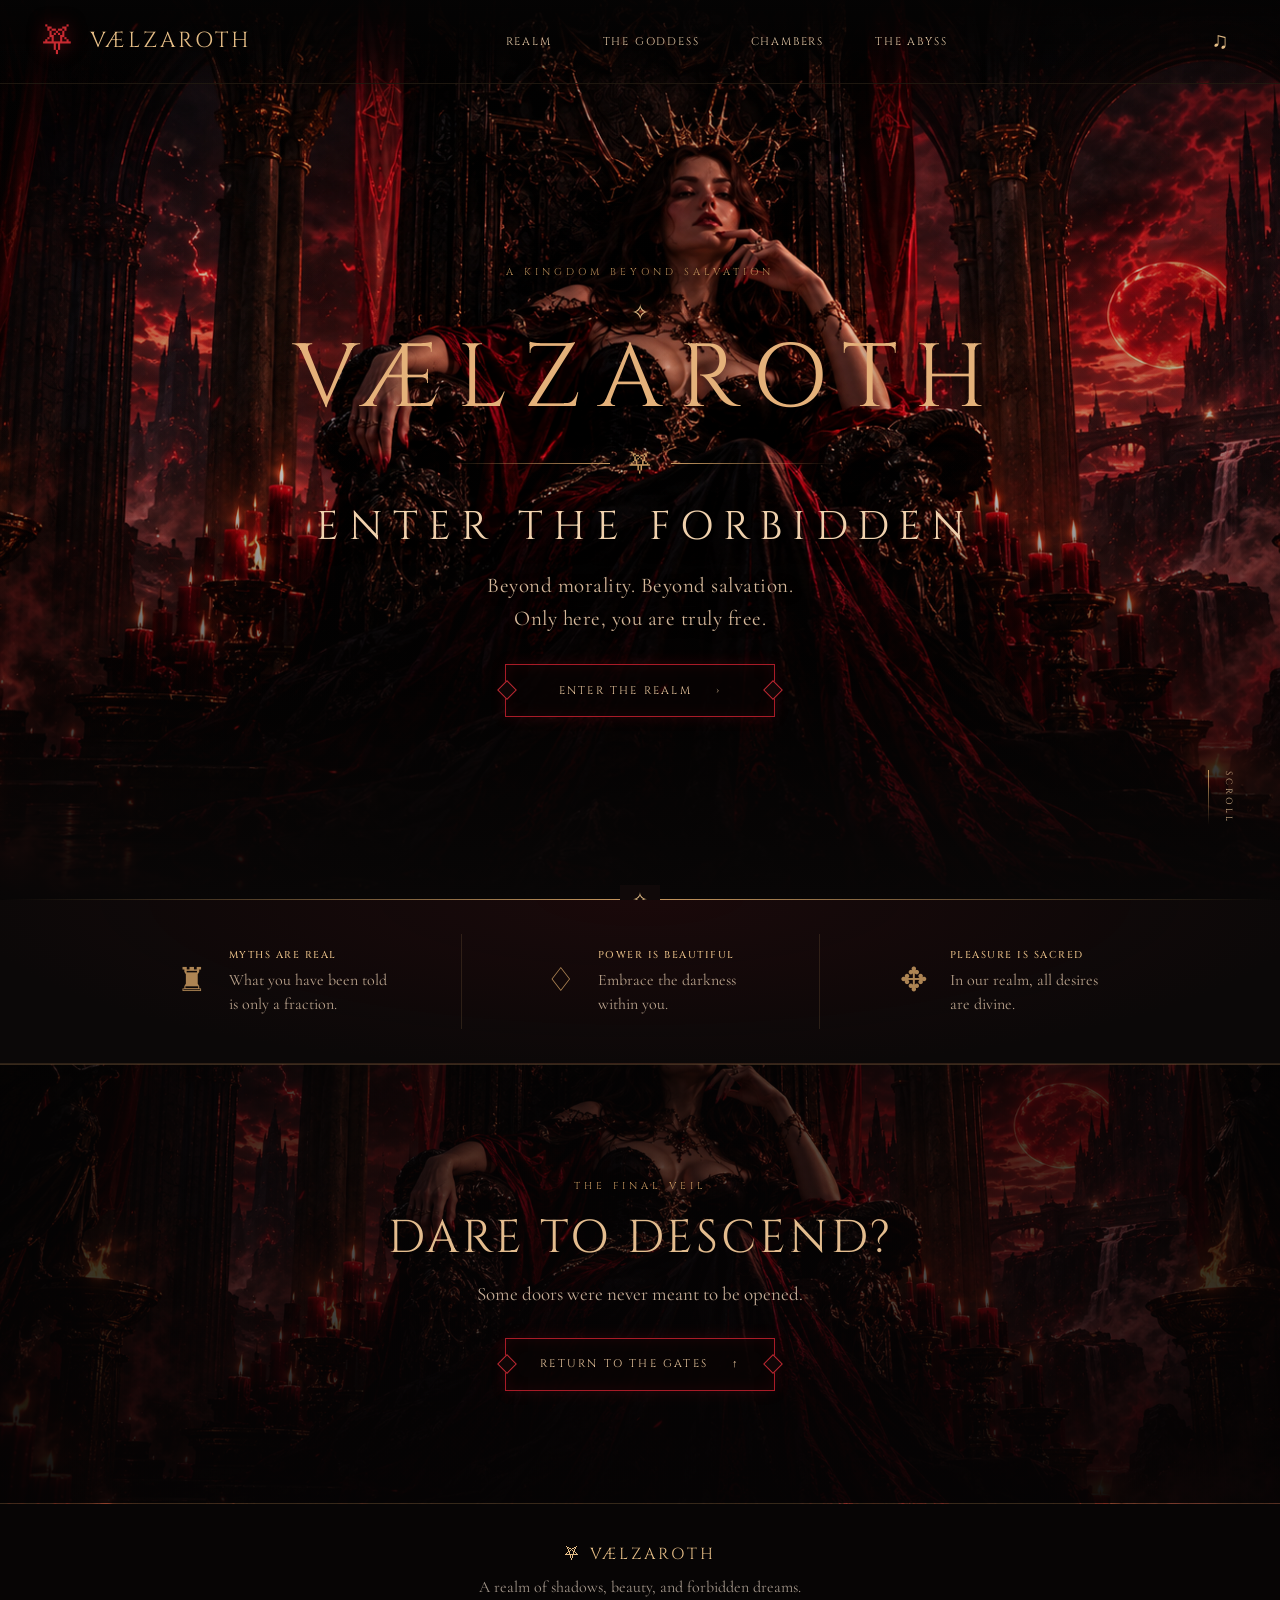
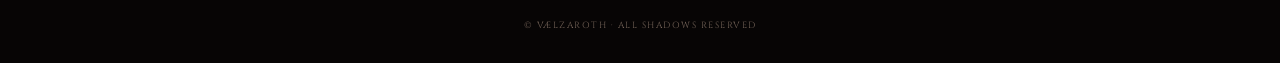
<file: index.html>
<!DOCTYPE html>
<html lang="en">
<head>
    <meta charset="UTF-8">
    <meta name="viewport" content="width=device-width, initial-scale=1.0">

    <title>VÆLZAROTH — Enter the Forbidden</title>
    <meta name="description" content="Enter Vælzaroth, a cinematic realm of gothic fantasy, crimson shadows, and forbidden chambers.">

    <link rel="preconnect" href="https://fonts.googleapis.com">
    <link rel="preconnect" href="https://fonts.gstatic.com" crossorigin>
    <link href="https://fonts.googleapis.com/css2?family=Cinzel:wght@400;500;600;700&family=Cormorant+Garamond:wght@400;500;600;700&display=swap" rel="stylesheet">

    <link rel="stylesheet" href="style.css">
    <script src="script.js" defer></script>
</head>

<body>
    <header class="site-header">
        <a class="brand" href="#home" aria-label="Vælzaroth home">
            <span class="brand-symbol">⛧</span>
            <span>VÆLZAROTH</span>
        </a>

        <nav class="main-nav" id="mainNav">
            <a href="#home">REALM</a>
            <a href="#goddess">THE GODDESS</a>
            <a href="#chambers">CHAMBERS</a>
            <a href="#abyss">THE ABYSS</a>
        </nav>

        <div class="header-actions">
            <button class="icon-button" id="soundToggle" type="button"
                    aria-label="Mute or unmute videos" title="Mute or unmute videos">
                <span id="soundIcon">♫</span>
            </button>

            <button class="icon-button menu-toggle" id="menuToggle"
                    type="button" aria-label="Open navigation" aria-expanded="false">
                <span class="menu-lines">☰</span>
            </button>
        </div>
    </header>

    <main>
        <!-- HERO -->
        <section class="hero" id="home">
            <div class="hero-shade"></div>
            <div class="hero-content">
                <p class="eyebrow">A KINGDOM BEYOND SALVATION</p>

                <div class="ornament" aria-hidden="true">✧</div>

                <h1>VÆLZAROTH</h1>

                <div class="title-rule">
                    <span></span><b>⛧</b><span></span>
                </div>

                <h2>ENTER THE FORBIDDEN</h2>

                <p class="hero-description">
                    Beyond morality. Beyond salvation.<br>
                    Only here, you are truly free.
                </p>

               <a href="videos.html" class="entrance-button">
    <span>ENTER THE REALM</span>
    <span aria-hidden="true">›</span>
</a>
            </div>

            <a class="scroll-indicator" href="#goddess">
                <span>SCROLL</span>
                <span class="scroll-line"></span>
            </a>

            <div class="hero-bottom-rule" aria-hidden="true">
                <span>✧</span>
            </div>
        </section>

        <!-- THREE FEATURE COLUMNS -->
        <section class="creed-strip" id="goddess">
            <article class="creed-item">
                <span class="creed-symbol">♜</span>
                <div>
                    <h3>MYTHS ARE REAL</h3>
                    <p>What you have been told<br>is only a fraction.</p>
                </div>
            </article>

            <article class="creed-item">
                <span class="creed-symbol">♢</span>
                <div>
                    <h3>POWER IS BEAUTIFUL</h3>
                    <p>Embrace the darkness<br>within you.</p>
                </div>
            </article>

            <article class="creed-item">
                <span class="creed-symbol">✥</span>
                <div>
                    <h3>PLEASURE IS SACRED</h3>
                    <p>In our realm, all desires<br>are divine.</p>
                </div>
            </article>
        </section>

       
      

        <!-- FINAL SECTION -->
        <section class="abyss-section" id="abyss">
            <div class="abyss-overlay"></div>
            <div class="abyss-content">
                <p class="eyebrow">THE FINAL VEIL</p>
                <h2>DARE TO DESCEND?</h2>
                <p>Some doors were never meant to be opened.</p>
                <a href="#home" class="entrance-button">
                    <span>RETURN TO THE GATES</span>
                    <span aria-hidden="true">↑</span>
                </a>
            </div>
        </section>
    </main>

    <footer class="site-footer">
        <a class="footer-brand" href="#home">⛧ VÆLZAROTH</a>
        <p>A realm of shadows, beauty, and forbidden dreams.</p>
        <span>© VÆLZAROTH · ALL SHADOWS RESERVED</span>
    </footer>
</body>
</html>
</file>
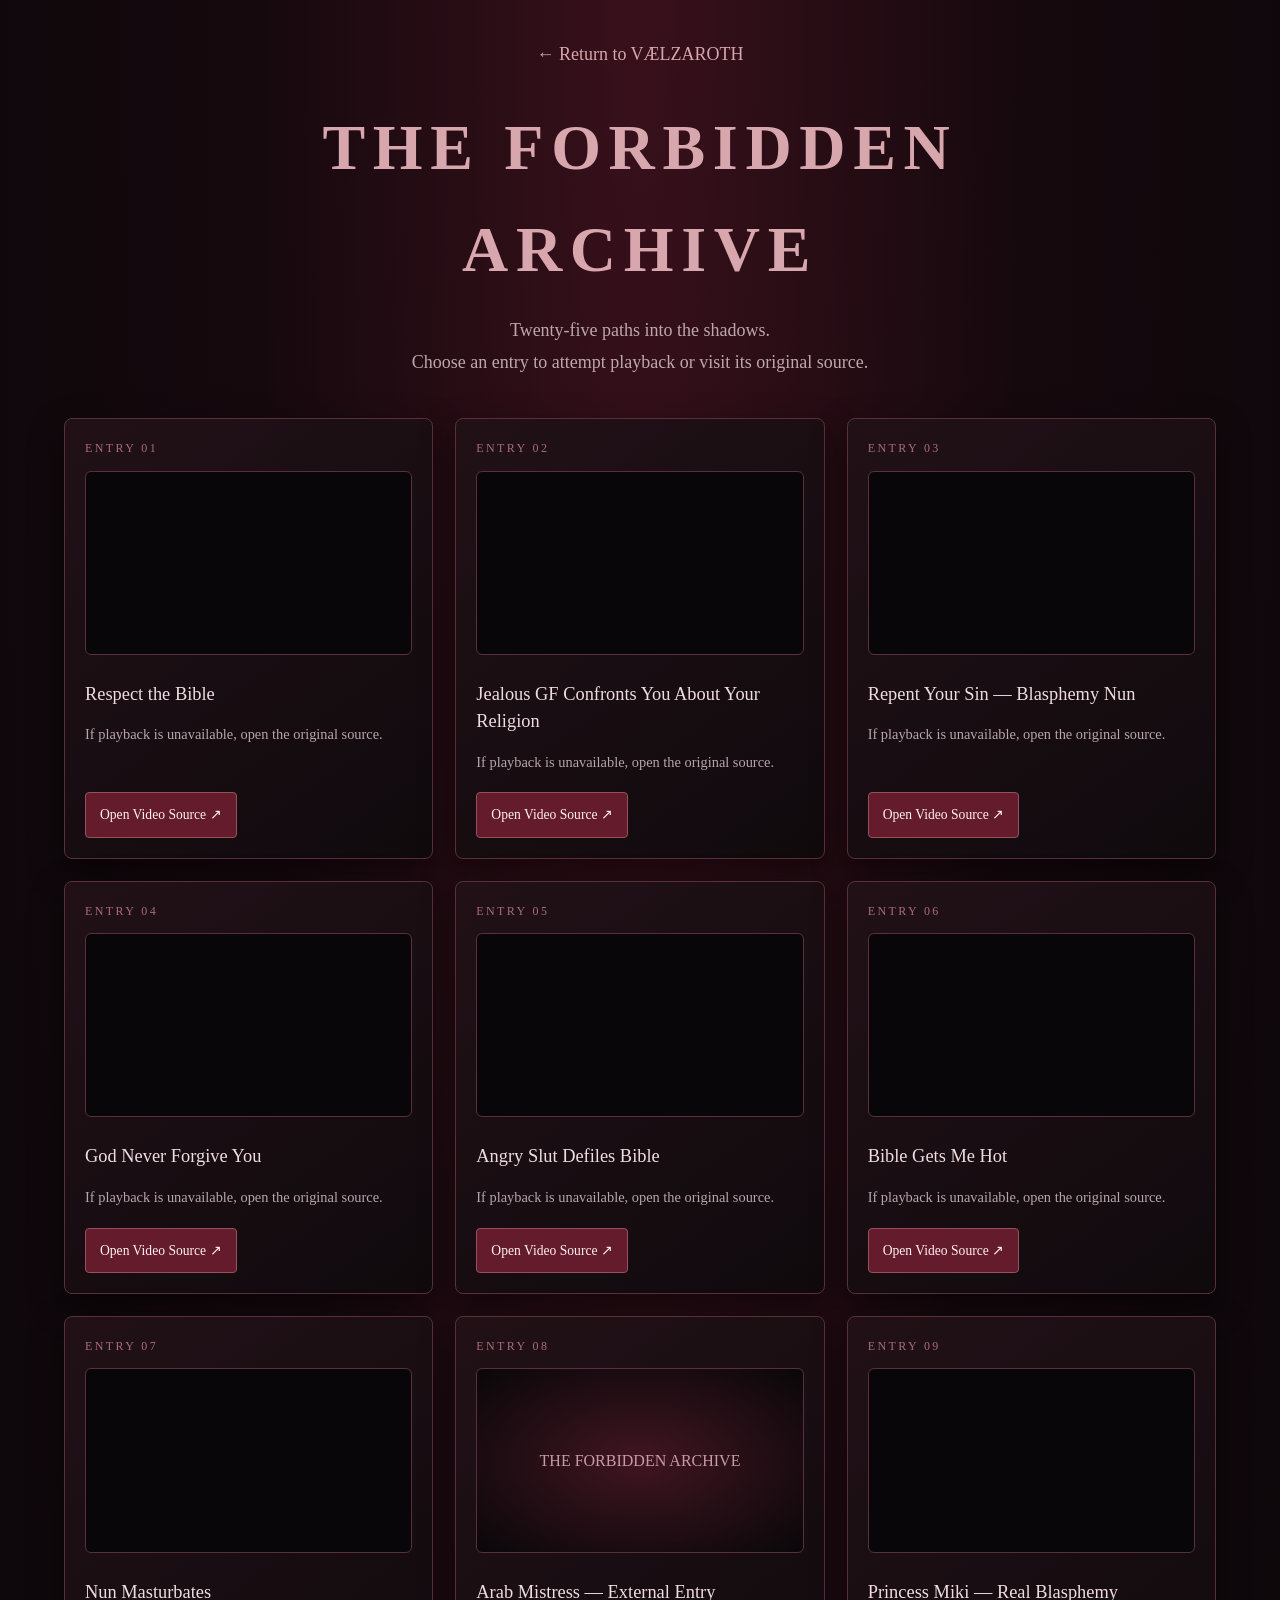
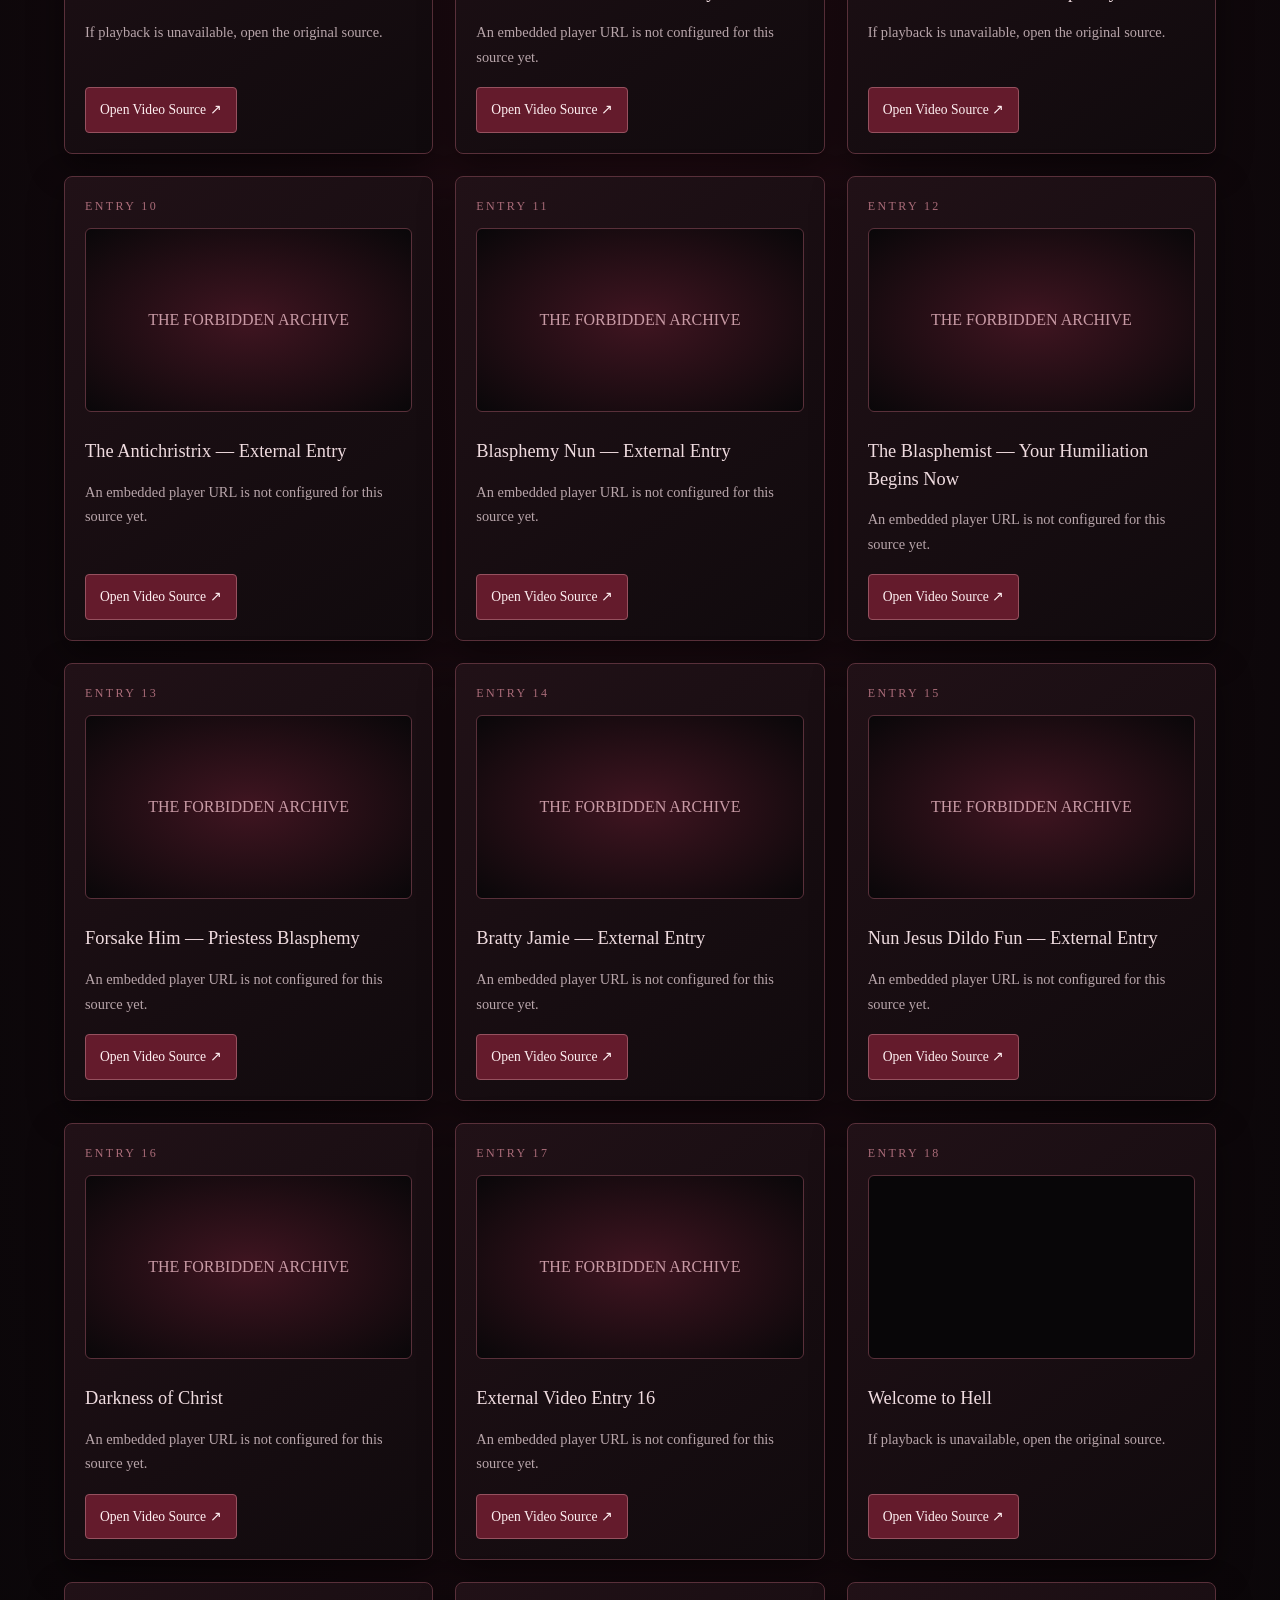
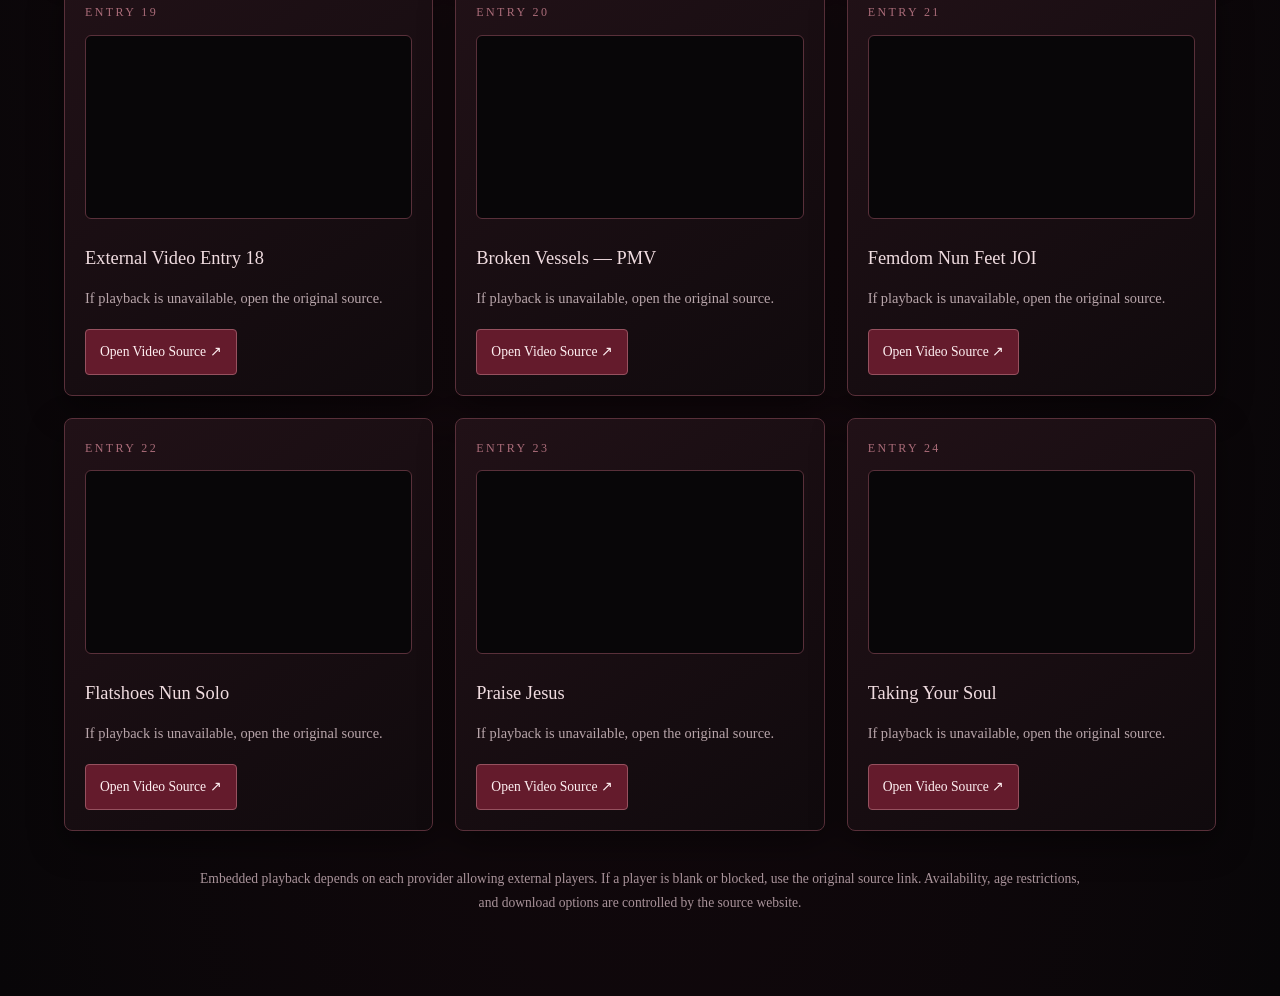
<file: videos.html>
<!DOCTYPE html>
<html lang="en">
<head>
<meta charset="UTF-8">
<meta name="viewport" content="width=device-width, initial-scale=1.0">
<meta name="referrer" content="strict-origin-when-cross-origin">
<title>The Forbidden Archive — VÆLZAROTH</title>
<link rel="stylesheet" href="style.css">
<style>
.archive-page {
    min-height:100vh; padding:40px 5% 80px; color:#eee1e3;
    background:radial-gradient(ellipse at top,#38101b 0%,#16090e 42%,#080608 100%);
}
.archive-header {max-width:1000px;margin:0 auto 40px;text-align:center}
.archive-header h1 {color:#d8a6ad;font-family:Georgia,serif;font-size:clamp(2rem,5vw,4rem);letter-spacing:.12em;margin-bottom:12px}
.archive-header p {color:#bda7ad;line-height:1.8}
.archive-back {display:inline-block;margin-bottom:28px;color:#d8a6ad;text-decoration:none}
.archive-back:hover {color:#fff}
.archive-grid {display:grid;grid-template-columns:repeat(3,minmax(0,1fr));gap:22px;max-width:1400px;margin:0 auto}
.archive-card {display:flex;flex-direction:column;min-width:0;padding:20px;background:linear-gradient(145deg,#211117,#100a0d);border:1px solid #59303a;border-radius:8px;box-shadow:0 12px 35px #0007;transition:transform .25s,border-color .25s;overflow:hidden}
.archive-card:hover {transform:translateY(-4px);border-color:#a65a6b}
.archive-number {color:#a96b78;font-size:.75rem;letter-spacing:.2em}
.archive-card h2 {color:#f0dce0;font:1.15rem/1.5 Georgia,serif;margin:14px 0;overflow-wrap:anywhere}
.archive-card p {color:#b8a5aa;font-size:.9rem;line-height:1.7;flex-grow:1}
.archive-player {display:block;width:100%;aspect-ratio:16/9;border:1px solid #59303a;border-radius:6px;background:#080608;margin:12px 0}
.archive-placeholder {display:flex;align-items:center;justify-content:center;text-align:center;aspect-ratio:16/9;margin:12px 0;border:1px solid #59303a;border-radius:6px;background:radial-gradient(ellipse,#401521,#090709);color:#c89aa5;font:1rem Georgia,serif;padding:16px}
.archive-actions {display:flex;flex-wrap:wrap;gap:10px;margin-top:18px}
.archive-button {display:inline-flex;justify-content:center;align-items:center;padding:11px 14px;background:#641b2c;border:1px solid #96515f;border-radius:4px;color:#fff0f2;text-decoration:none;font-size:.85rem;transition:background .2s}
.archive-button:hover {background:#84283d}
.archive-button.secondary {background:transparent;border-color:#60414a;color:#d9bfc5}
.archive-button.secondary:hover {background:#321923}
.archive-note {max-width:900px;margin:36px auto 0;color:#a9939a;font-size:.85rem;line-height:1.8;text-align:center}
@media(max-width:1000px){.archive-grid{grid-template-columns:repeat(2,minmax(0,1fr))}}
@media(max-width:600px){.archive-page{padding:25px 16px 50px}.archive-grid{grid-template-columns:1fr;gap:15px}.archive-card{padding:16px}.archive-actions a{flex:1 1 100%}}
</style>
</head>
<body class="gallery-page">
<main class="archive-page">
<header class="archive-header">
<a class="archive-back" href="index.html">← Return to VÆLZAROTH</a>
<h1>THE FORBIDDEN ARCHIVE</h1>
<p>Twenty-five paths into the shadows.<br>Choose an entry to attempt playback or visit its original source.</p>
</header>
<section class="archive-grid" id="archiveGrid" aria-label="Video link collection"></section>
<p class="archive-note">Embedded playback depends on each provider allowing external players. If a player is blank or blocked, use the original source link. Availability, age restrictions, and download options are controlled by the source website.</p>
</main>
<script>
const videos = [
        {
                "title": "Respect the Bible",
                "url": "https://www.tnaflix.com/brunette-porn/RESPECT-THE-BIBLE/video4545987"
        },
        {
                "title": "Jealous GF Confronts You About Your Religion",
                "url": "https://www.tnaflix.com/hd-videos/Jealous-Gf-Confronts-You-About-Your-Religion/video4565121"
        },
        {
                "title": "Repent Your Sin — Blasphemy Nun",
                "url": "https://www.tnaflix.com/big-boobs/Repent-Your-Sin-Blasphemy-Nun/video11604129"
        },
        {
                "title": "God Never Forgive You",
                "url": "https://www.tnaflix.com/anal-porn/God-Never-Forgive-You/video10972858"
        },
        {
                "title": "Angry Slut Defiles Bible",
                "url": "https://www.tnaflix.com/hd-videos/ANGRY-SLUT-DEFILES-BIBLE-%2AGONE-SEXUAL%2A/video4462652"
        },
        {
                "title": "Bible Gets Me Hot",
                "url": "https://www.tnaflix.com/hd-videos/BIBLE-GETS-ME-HOT/video4577043"
        },
        {
                "title": "Nun Masturbates",
                "url": "https://www.tnaflix.com/babe-videos/Nun-masturbates/video6430418"
        },
        {
                "title": "Arab Mistress — External Entry",
                "url": "https://jizzbunker.com/4249096/-arab-mistress-degrades-islam-blasphemy.html?utm_campaign=d671525e3650215e4728ff9cf87afd1d&utm_source=nudevista.com&utm_medium=cpc"
        },
        {
                "title": "Princess Miki — Real Blasphemy",
                "url": "https://www.drtuber.com/video/9742190/princess-miki-real-blasphemy"
        },
        {
                "title": "The Antichristrix — External Entry",
                "url": "https://video.nudevista.com/video/MTY2MTkyNzM4Mi0yNC0vP3E9Ymxhc3BoZW15JnM9dCZzdGFydD0yNS0wLWh0dHBzOi8vZHJ0dmlkLmNvbS92L0x2dlo=-the-antichristrix-blasphemy-help.html"
        },
        {
                "title": "Blasphemy Nun — External Entry",
                "url": "https://video.nudevista.com/video/MTc0NjYwMjAxMi04LS8/cT1ibGFzcGhlbXkmcz10JnN0YXJ0PTUwLTAtaHR0cHM6Ly9kcnR2aWQuY29tL3YvTVFWZg==-blasphemy-nun.html"
        },
        {
                "title": "The Blasphemist — Your Humiliation Begins Now",
                "url": "https://darknessporn.com/207398-the-blasphemist-e03-your-humiliation-begins-now-free-video/"
        },
        {
                "title": "Forsake Him — Priestess Blasphemy",
                "url": "https://darknessporn.com/45608-forsake-him-priestess-blasphemy-religious/"
        },
        {
                "title": "Bratty Jamie — External Entry",
                "url": "https://video.nudevista.com/video/MTM1NzkwODMzMi02LS8/cT1ibGFzcGhlbXkmcz10JnN0YXJ0PTEyNS0wLWh0dHBzOi8vdmlkZW9oY2xpcHMuY29tL3ZpZGVvcy83NDk4ODA1L2JyYXR0eSNqYW1pZSNibGFzcGhlbXkjcXVyYW5jaHVtaWxhdGlvbi8/cHJvbW89MTAzNzY=-bratty-jamie-blasphemy-quran-humilation.html"
        },
        {
                "title": "Nun Jesus Dildo Fun — External Entry",
                "url": "https://video.nudevista.com/video/MTkzNjQ4MDM2Mi0xOC0vP3E9Ymxhc3BoZW15JnM9dCZzdGFydD0xMjUtMC1odHRwczovL3ZpZGVvdHh4eC5jb20vdmlkZW9zLzExMjU1MDE0L251biNqZXN1cyNkaWxkbyNmdW4jYmxhc3BoZW15Lz9wcm9tbz0xMDM3Ng==-nun-jesus-dildo-fun-blasphemy.html"
        },
        {
                "title": "Darkness of Christ",
                "url": "https://jizzbunker.com/2483509/darkness-of-christ.html?utm_campaign=d671525e3650215e4728ff9cf87afd1d&utm_source=nudevista.com&utm_medium=cpc&asgtbndr=1"
        },
        {
                "title": "External Video Entry 16",
                "url": "https://hdsex.org/video/309499344?utm_campaign=nudevista&utm_medium=click&utm_source=nudevista&asgtbndr=1&referrer=nudevista.com"
        },
        {
                "title": "Welcome to Hell",
                "url": "https://spankbang.com/49yc9/video/welcum+to+hell"
        },
        {
                "title": "External Video Entry 18",
                "url": "https://spankbang.com/8qfjg/video/tight+muslim+holes+goongpt"
        },
        {
                "title": "Broken Vessels — PMV",
                "url": "https://spankbang.com/7dkj9/video/broken+vessels+pmv"
        },
        {
                "title": "Femdom Nun Feet JOI",
                "url": "https://spankbang.com/88o15/video/femdom+nun+feet+joi"
        },
        {
                "title": "Flatshoes Nun Solo",
                "url": "https://spankbang.com/a0vu/video/flatshoes+nun+solo"
        },
        {
                "title": "Praise Jesus",
                "url": "https://spankbang.com/1i2h6/video/praise+jesus"
        },
        {
                "title": "Taking Your Soul",
                "url": "https://spankbang.com/3r6rm/video/taking+your+soul"
        }
];

const grid = document.getElementById("archiveGrid");

videos.forEach((video, index) => {
    const card = document.createElement("article");
    card.className = "archive-card";

    const number = document.createElement("span");
    number.className = "archive-number";
    number.textContent = `ENTRY ${String(index + 1).padStart(2, "0")}`;

    const title = document.createElement("h2");
    title.textContent = video.title;

    const description = document.createElement("p");
    const actions = document.createElement("div");
    actions.className = "archive-actions";

    const watch = document.createElement("a");
    watch.className = "archive-button";
    watch.href = video.url;
    watch.target = "_blank";
    watch.rel = "noopener noreferrer";
    watch.textContent = "Open Video Source ↗";

    const player = document.createElement("iframe");
    player.className = "archive-player";
    player.title = video.title;
    player.loading = "lazy";
    player.allowFullscreen = true;
    player.referrerPolicy = "strict-origin-when-cross-origin";
    player.allow = "fullscreen; autoplay";

    let embedUrl = "";

    // These are candidate URL patterns, not guaranteed official embed links.
    if (video.url.includes("spankbang.com/")) {
        const match = video.url.match(/spankbang\.com\/([a-z0-9]+)\/video/i);
        if (match) embedUrl = `https://spankbang.com/${match[1]}/embed/`;
    } else if (video.url.includes("drtuber.com/video/")) {
        const match = video.url.match(/drtuber\.com\/video\/(\d+)/i);
        if (match) embedUrl = `https://www.drtuber.com/embed/${match[1]}`;
    } else if (video.url.includes("tnaflix.com/")) {
        const match = video.url.match(/video(\d+)/i);
        if (match) embedUrl = `https://player.tnaflix.com/video/${match[1]}`;
    }

    if (embedUrl) {
        player.src = embedUrl;
        description.textContent = "If playback is unavailable, open the original source.";
        card.append(number, player, title, description);
    } else {
        const placeholder = document.createElement("div");
        placeholder.className = "archive-placeholder";
        placeholder.textContent = "THE FORBIDDEN ARCHIVE";
        description.textContent = "An embedded player URL is not configured for this source yet.";
        card.append(number, placeholder, title, description);
    }

    actions.appendChild(watch);
    card.appendChild(actions);
    grid.appendChild(card);
});
</script>
</body>
</html>
</file>
<file: style.css>
/* =========================================
   VÆLZAROTH — CINEMATIC GOTHIC DESIGN
   ========================================= */

:root {
    --black: #080606;
    --black-soft: #100b0b;
    --panel: #130d0d;
    --red: #9d101b;
    --red-bright: #ed2638;
    --gold: #c99a61;
    --gold-light: #e5bd86;
    --muted: #a99a8d;
    --line: rgba(201, 154, 97, 0.25);
    --heading: "Cinzel", Georgia, serif;
    --body: "Cormorant Garamond", Georgia, serif;
}

* {
    box-sizing: border-box;
    margin: 0;
    padding: 0;
}

html {
    scroll-behavior: smooth;
    scroll-padding-top: 85px;
}

body {
    background:
        radial-gradient(ellipse at 50% 20%, #21100f 0%, transparent 55%),
        var(--black);
    color: #eee3d7;
    font-family: var(--body);
    font-size: 18px;
    line-height: 1.6;
    overflow-x: hidden;
}

body::selection {
    background: var(--red);
    color: white;
}

a {
    color: inherit;
    text-decoration: none;
}

button {
    font: inherit;
}

button,
a {
    -webkit-tap-highlight-color: transparent;
}

button:focus-visible,
a:focus-visible,
video:focus-visible {
    outline: 2px solid var(--gold-light);
    outline-offset: 4px;
}

img,
video {
    max-width: 100%;
}

/* HEADER */

.site-header {
    position: absolute;
    z-index: 20;
    top: 0;
    left: 0;
    width: 100%;
    min-height: 84px;
    display: flex;
    align-items: center;
    justify-content: space-between;
    gap: 25px;
    padding: 18px 3.2%;
    border-bottom: 1px solid rgba(201, 154, 97, 0.13);
    background: linear-gradient(
        180deg,
        rgba(5, 4, 4, 0.9),
        rgba(5, 4, 4, 0.15)
    );
}

.brand {
    display: inline-flex;
    align-items: center;
    gap: 12px;
    color: var(--gold-light);
    font-family: var(--heading);
    font-size: clamp(17px, 1.7vw, 25px);
    letter-spacing: 3px;
    white-space: nowrap;
}

.brand-symbol {
    color: #c82a31;
    font-size: 34px;
    line-height: 1;
    text-shadow: 0 0 18px rgba(213, 27, 39, 0.55);
}

.main-nav {
    display: flex;
    justify-content: center;
    align-items: center;
    gap: clamp(18px, 4vw, 62px);
}

.main-nav a {
    position: relative;
    padding: 8px 0;
    color: #e3c7a5;
    font-family: var(--heading);
    font-size: 11px;
    letter-spacing: 1.8px;
    transition: color 0.25s ease;
}

.main-nav a::after {
    position: absolute;
    content: "";
    left: 0;
    bottom: 0;
    width: 0;
    height: 1px;
    background: var(--red-bright);
    box-shadow: 0 0 10px var(--red-bright);
    transition: width 0.3s ease;
}

.main-nav a:hover {
    color: #fff0dc;
}

.main-nav a:hover::after {
    width: 100%;
}

.header-actions {
    display: flex;
    align-items: center;
    gap: 16px;
}

.icon-button {
    display: grid;
    place-items: center;
    width: 38px;
    height: 38px;
    border: 0;
    background: transparent;
    color: var(--gold-light);
    font-size: 23px;
    cursor: pointer;
    transition: color 0.2s, transform 0.2s;
}

.icon-button:hover {
    color: white;
    transform: scale(1.08);
}

.menu-toggle {
    display: none;
}

/* HERO */

.hero {
    isolation: isolate;
    position: relative;
    display: flex;
    align-items: center;
    justify-content: center;
    min-height: 780px;
    min-height: 100svh;
    padding: 115px 24px 100px;
    overflow: hidden;

    background-image: url("assets/valzaroth-background.jpg");
    background-size: cover;
    background-position: center 42%;
    background-repeat: no-repeat;
    background-color: #080505;
}

.hero-shade {
    position: absolute;
    z-index: -1;
    inset: 0;
    background:
        linear-gradient(
            180deg,
            rgba(4, 3, 3, 0.42) 0%,
            rgba(5, 3, 3, 0.05) 28%,
            rgba(5, 3, 3, 0.12) 48%,
            rgba(5, 3, 3, 0.58) 77%,
            #080606 100%
        ),
        linear-gradient(
            90deg,
            rgba(5, 3, 3, 0.3),
            transparent 30%,
            transparent 70%,
            rgba(5, 3, 3, 0.3)
        );
}

.hero-content {
    width: min(100%, 920px);
    margin-top: 65px;
    text-align: center;
    animation: hero-appear 1.1s ease both;
}

.eyebrow {
    color: var(--gold);
    font-family: var(--heading);
    font-size: 10px;
    letter-spacing: 4px;
    line-height: 1.8;
}

.hero .eyebrow {
    margin-bottom: 15px;
    opacity: 0.9;
}

.ornament {
    color: var(--gold-light);
    font-size: 22px;
    margin-bottom: -5px;
    text-shadow: 0 0 16px rgba(215, 148, 78, 0.6);
}

.hero h1 {
    color: #e4b17a;
    font-family: var(--heading);
    font-weight: 400;
    font-size: clamp(44px, 7vw, 96px);
    line-height: 1.2;
    letter-spacing: clamp(5px, 1.3vw, 17px);
    text-indent: clamp(5px, 1.3vw, 17px);
    text-shadow: 0 3px 35px rgba(0, 0, 0, 0.9);
}

.title-rule {
    display: flex;
    align-items: center;
    justify-content: center;
    gap: 18px;
    width: min(390px, 80%);
    margin: 10px auto 14px;
    color: var(--gold);
}

.title-rule span {
    flex: 1;
    height: 1px;
    background: linear-gradient(90deg, transparent, var(--gold));
}

.title-rule span:last-child {
    background: linear-gradient(90deg, var(--gold), transparent);
}

.title-rule b {
    font-size: 25px;
    font-weight: 400;
}

.hero h2 {
    color: #f0d1ad;
    font-family: var(--heading);
    font-size: clamp(19px, 3.2vw, 40px);
    font-weight: 400;
    letter-spacing: clamp(3px, 0.8vw, 10px);
    text-indent: clamp(3px, 0.8vw, 10px);
    line-height: 1.45;
    text-shadow: 0 3px 22px #000;
}

.hero-description {
    margin-top: 13px;
    color: #d6b89a;
    font-size: clamp(17px, 1.8vw, 21px);
    letter-spacing: 0.5px;
    text-shadow: 0 2px 12px #000;
}

.entrance-button {
    position: relative;
    display: inline-flex;
    align-items: center;
    justify-content: center;
    gap: 24px;
    min-width: 270px;
    min-height: 53px;
    margin-top: 28px;
    padding: 13px 27px;
    border: 1px solid #a91b27;
    background: rgba(9, 4, 4, 0.72);
    color: #eac79e;
    font-family: var(--heading);
    font-size: 11px;
    letter-spacing: 2.2px;
    box-shadow:
        0 0 14px rgba(204, 21, 36, 0.16),
        inset 0 0 15px rgba(159, 13, 25, 0.12);
    transition:
        color 0.3s ease,
        background 0.3s ease,
        box-shadow 0.3s ease,
        border-color 0.3s ease,
        transform 0.3s ease;
}

.entrance-button::before,
.entrance-button::after {
    position: absolute;
    content: "";
    top: 50%;
    width: 12px;
    height: 12px;
    border: 1px solid #bd2832;
    transform: translateY(-50%) rotate(45deg);
    background: #100606;
}

.entrance-button::before {
    left: -6px;
}

.entrance-button::after {
    right: -6px;
}

.entrance-button:hover {
    color: white;
    border-color: #f13a48;
    background: rgba(90, 5, 14, 0.6);
    box-shadow:
        0 0 30px rgba(237, 38, 56, 0.38),
        inset 0 0 20px rgba(159, 13, 25, 0.2);
    transform: translateY(-2px);
}

.scroll-indicator {
    position: absolute;
    right: 3.4%;
    bottom: 75px;
    display: flex;
    align-items: center;
    flex-direction: column;
    gap: 13px;
    color: #d6b38b;
    font-family: var(--heading);
    font-size: 9px;
    letter-spacing: 3px;
    writing-mode: vertical-rl;
}

.scroll-line {
    width: 1px;
    height: 55px;
    background: linear-gradient(180deg, var(--gold), transparent);
}

.hero-bottom-rule {
    position: absolute;
    right: 0;
    bottom: 0;
    left: 0;
    height: 1px;
    background: linear-gradient(90deg, transparent, var(--gold), transparent);
    text-align: center;
}

.hero-bottom-rule span {
    position: relative;
    top: -14px;
    display: inline-block;
    padding: 0 12px;
    background: #100909;
    color: var(--gold-light);
    font-size: 19px;
}

/* CREED STRIP */

.creed-strip {
    display: grid;
    grid-template-columns: repeat(3, minmax(0, 1fr));
    padding: 34px clamp(20px, 8vw, 130px);
    border-bottom: 1px solid rgba(201, 154, 97, 0.17);
    background:
        radial-gradient(ellipse at 50% 0%, rgba(77, 13, 18, 0.22), transparent 75%),
        #0b0808;
}

.creed-item {
    display: flex;
    align-items: center;
    justify-content: center;
    gap: 22px;
    min-height: 95px;
    padding: 12px 20px;
}

.creed-item + .creed-item {
    border-left: 1px solid rgba(201, 154, 97, 0.16);
}

.creed-symbol {
    flex: 0 0 auto;
    color: var(--gold);
    font-size: 33px;
    opacity: 0.85;
}

.creed-item h3 {
    margin-bottom: 5px;
    color: var(--gold-light);
    font-family: var(--heading);
    font-size: 10px;
    font-weight: 500;
    letter-spacing: 1.5px;
}

.creed-item p {
    color: #b8a18b;
    font-size: 16px;
    line-height: 1.5;
}

/* SHARED SECTIONS */

.section {
    position: relative;
    padding: 105px clamp(20px, 7vw, 105px);
}

.section-heading {
    max-width: 760px;
    margin: 0 auto 55px;
    text-align: center;
}

.section-heading .eyebrow {
    margin-bottom: 11px;
}

.section-heading h2,
.abyss-content h2 {
    color: #e3bc8e;
    font-family: var(--heading);
    font-size: clamp(27px, 4vw, 46px);
    font-weight: 400;
    letter-spacing: 3px;
    line-height: 1.35;
}

.section-heading > p:not(.eyebrow) {
    margin-top: 9px;
    color: var(--muted);
    font-size: 19px;
}

.heading-ornament {
    display: block;
    margin-top: 18px;
    color: var(--gold);
    font-size: 14px;
    letter-spacing: 3px;
}

/* CHAMBERS */

.chambers-section {
    background:
        radial-gradient(ellipse at 50% 10%, rgba(86, 13, 20, 0.16), transparent 55%),
        #0b0808;
}

.chamber-grid {
    display: grid;
    grid-template-columns: repeat(3, minmax(0, 1fr));
    gap: 20px;
    max-width: 1250px;
    margin: 0 auto;
}

.chamber-card {
    position: relative;
    display: flex;
    flex-direction: column;
    align-items: center;
    min-height: 255px;
    padding: 30px 23px 25px;
    overflow: hidden;
    border: 1px solid rgba(201, 154, 97, 0.2);
    background:
        linear-gradient(145deg, rgba(60, 17, 20, 0.25), transparent 65%),
        linear-gradient(180deg, #130e0e, #0b0808);
    text-align: center;
    transition:
        transform 0.3s ease,
        border-color 0.3s ease,
        background 0.3s ease,
        box-shadow 0.3s ease;
}

.chamber-card::before {
    position: absolute;
    content: "";
    top: 0;
    left: 50%;
    width: 45%;
    height: 1px;
    background: var(--gold);
    transform: translateX(-50%);
    opacity: 0.65;
}

.chamber-card:hover {
    transform: translateY(-5px);
    border-color: rgba(218, 52, 64, 0.62);
    background:
        radial-gradient(ellipse at 50% 0%, rgba(115, 15, 25, 0.24), transparent 70%),
        #120b0b;
    box-shadow: 0 12px 38px rgba(0, 0, 0, 0.26);
}

.chamber-number {
    position: absolute;
    top: 13px;
    right: 15px;
    color: rgba(201, 154, 97, 0.5);
    font-family: var(--heading);
    font-size: 12px;
}

.chamber-icon {
    margin: 7px 0 10px;
    color: var(--gold);
    font-size: 32px;
}

.chamber-card h3 {
    color: #e2c5a2;
    font-family: var(--heading);
    font-size: 16px;
    font-weight: 500;
    letter-spacing: 0.8px;
}

.chamber-card p {
    max-width: 260px;
    margin: 9px auto 18px;
    color: #a99a8d;
    font-size: 17px;
    line-height: 1.5;
}

.card-enter {
    margin-top: auto;
    color: #c68b64;
    font-family: var(--heading);
    font-size: 9px;
    letter-spacing: 1.5px;
}

/* VIDEO GALLERY */

.videos-section {
    border-top: 1px solid rgba(201, 154, 97, 0.16);
    background:
        radial-gradient(ellipse at 50% 0%, rgba(89, 8, 18, 0.19), transparent 58%),
        #080606;
}

.video-grid {
    display: grid;
    grid-template-columns: repeat(3, minmax(0, 1fr));
    gap: 27px;
    max-width: 1300px;
    margin: 0 auto;
}

.video-card {
    min-width: 0;
    overflow: hidden;
    border: 1px solid rgba(201, 154, 97, 0.23);
    background: #100b0b;
    transition:
        transform 0.3s ease,
        border-color 0.3s ease,
        box-shadow 0.3s ease;
}

.video-card:hover {
    transform: translateY(-4px);
    border-color: rgba(219, 48, 61, 0.6);
    box-shadow: 0 12px 32px rgba(0, 0, 0, 0.3);
}

.video-frame {
    position: relative;
    overflow: hidden;
    background:
        radial-gradient(ellipse, #301012, #080606 72%);
    border-bottom: 1px solid rgba(201, 154, 97, 0.18);
}

.video-frame video {
    display: block;
    width: 100%;
    aspect-ratio: 16 / 9;
    object-fit: contain;
    background: #080606;
}

.video-index {
    position: absolute;
    top: 11px;
    left: 11px;
    padding: 5px 9px;
    border: 1px solid rgba(201, 154, 97, 0.4);
    background: rgba(5, 4, 4, 0.82);
    color: var(--gold-light);
    font-family: var(--heading);
    font-size: 9px;
    letter-spacing: 1.4px;
    pointer-events: none;
}

.video-info {
    display: flex;
    align-items: center;
    justify-content: space-between;
    gap: 15px;
    padding: 19px 19px 20px;
}

.video-info h3 {
    color: #e4c4a0;
    font-family: var(--heading);
    font-size: 14px;
    font-weight: 500;
    letter-spacing: 0.5px;
    line-height: 1.5;
}

.video-info p {
    margin-top: 4px;
    color: #a89a8f;
    font-size: 16px;
    line-height: 1.45;
}

.download-link {
    display: grid;
    flex: 0 0 auto;
    place-items: center;
    width: 37px;
    height: 37px;
    border: 1px solid rgba(201, 154, 97, 0.35);
    color: var(--gold-light);
    font-family: Arial, sans-serif;
    font-size: 23px;
    transition: color 0.2s, border-color 0.2s, background 0.2s;
}

.download-link:hover {
    border-color: var(--red-bright);
    background: rgba(135, 13, 25, 0.24);
    color: white;
}

/* ABYSS BANNER */

.abyss-section {
    position: relative;
    display: grid;
    place-items: center;
    min-height: 440px;
    padding: 80px 24px;
    overflow: hidden;
    border-top: 1px solid var(--line);
    border-bottom: 1px solid var(--line);
    background:
        linear-gradient(rgba(7, 4, 5, 0.45), rgba(7, 4, 5, 0.85)),
        url("assets/valzaroth-background.jpg") center 68% / cover no-repeat,
        #100707;
    text-align: center;
}

.abyss-overlay {
    position: absolute;
    inset: 0;
    background: radial-gradient(ellipse at center, transparent, rgba(4, 3, 3, 0.68));
}

.abyss-content {
    position: relative;
    z-index: 1;
}

.abyss-content h2 {
    margin-top: 12px;
}

.abyss-content > p:not(.eyebrow) {
    margin-top: 10px;
    color: #c2aa94;
    font-size: 19px;
}

/* FOOTER */

.site-footer {
    display: flex;
    flex-direction: column;
    align-items: center;
    padding: 38px 20px 30px;
    background: #070505;
    text-align: center;
}

.footer-brand {
    color: var(--gold-light);
    font-family: var(--heading);
    font-size: 16px;
    letter-spacing: 3px;
}

.site-footer p {
    margin-top: 7px;
    color: #a3968a;
    font-size: 16px;
}

.site-footer > span {
    margin-top: 18px;
    color: #756459;
    font-family: var(--heading);
    font-size: 9px;
    letter-spacing: 1.5px;
}

/* SCROLL REVEAL */

.reveal-ready .reveal-item {
    opacity: 0;
    transform: translateY(22px);
    transition: opacity 0.65s ease, transform 0.65s ease;
}

.reveal-ready .reveal-item.is-visible {
    opacity: 1;
    transform: translateY(0);
}

@keyframes hero-appear {
    from {
        opacity: 0;
        transform: translateY(12px);
    }
    to {
        opacity: 1;
        transform: translateY(0);
    }
}

/* RESPONSIVE TABLET */

@media (max-width: 1000px) {
    .site-header {
        padding-right: 25px;
        padding-left: 25px;
    }

    .main-nav {
        gap: 20px;
    }

    .main-nav a {
        font-size: 10px;
        letter-spacing: 1px;
    }

    .brand {
        letter-spacing: 1.8px;
    }

    .hero {
        min-height: 760px;
        background-position: center center;
    }

    .creed-strip {
        padding-right: 20px;
        padding-left: 20px;
    }

    .creed-item {
        gap: 13px;
        padding-right: 12px;
        padding-left: 12px;
    }

    .chamber-grid {
        grid-template-columns: repeat(2, minmax(0, 1fr));
    }

    .video-grid {
        grid-template-columns: repeat(2, minmax(0, 1fr));
    }
}

/* RESPONSIVE MOBILE */

@media (max-width: 700px) {
    html {
        scroll-padding-top: 70px;
    }

    body {
        font-size: 17px;
    }

    .site-header {
        position: absolute;
        min-height: 70px;
        gap: 10px;
        padding: 12px 17px;
    }

    .brand {
        gap: 7px;
        font-size: 16px;
        letter-spacing: 1.4px;
    }

    .brand-symbol {
        font-size: 27px;
    }

    .header-actions {
        gap: 5px;
    }

    .icon-button {
        width: 35px;
        height: 35px;
        font-size: 21px;
    }

    .menu-toggle {
        display: grid;
    }

    .main-nav {
        position: absolute;
        top: calc(100% - 1px);
        right: 0;
        left: 0;
        display: none;
        align-items: stretch;
        flex-direction: column;
        gap: 0;
        padding: 8px 20px 16px;
        border-bottom: 1px solid var(--line);
        background: rgba(9, 6, 6, 0.97);
        box-shadow: 0 18px 25px rgba(0, 0, 0, 0.4);
    }

    .main-nav.is-open {
        display: flex;
    }

    .main-nav a {
        padding: 13px 6px;
        border-bottom: 1px solid rgba(201, 154, 97, 0.1);
        font-size: 11px;
    }

    .main-nav a:last-child {
        border-bottom: 0;
    }

    .hero {
        min-height: 740px;
        min-height: 100svh;
        padding: 115px 18px 95px;
        background-position: 52% center;
    }

    .hero-shade {
        background:
            linear-gradient(
                180deg,
                rgba(4, 3, 3, 0.38),
                rgba(4, 3, 3, 0.12) 25%,
                rgba(4, 3, 3, 0.44) 54%,
                rgba(4, 3, 3, 0.86) 100%
            ),
            linear-gradient(
                90deg,
                rgba(4, 3, 3, 0.25),
                transparent 50%,
                rgba(4, 3, 3, 0.2)
            );
    }

    .hero-content {
        margin-top: 60px;
    }

    .hero .eyebrow {
        font-size: 8px;
        letter-spacing: 2px;
    }

    .hero h1 {
        font-size: clamp(38px, 10vw, 62px);
        letter-spacing: 4px;
        text-indent: 4px;
    }

    .hero h2 {
        font-size: clamp(17px, 4.4vw, 25px);
        letter-spacing: 2.4px;
        text-indent: 2.4px;
    }

    .hero-description {
        font-size: 17px;
    }

    .entrance-button {
        min-width: 245px;
        min-height: 49px;
        margin-top: 23px;
        font-size: 10px;
    }

    .scroll-indicator {
        right: 13px;
        bottom: 35px;
        gap: 9px;
        font-size: 8px;
    }

    .scroll-line {
        height: 30px;
    }

    .creed-strip {
        grid-template-columns: 1fr;
        padding: 13px 22px;
    }

    .creed-item {
        justify-content: flex-start;
        max-width: 350px;
        width: 100%;
        min-height: 88px;
        margin: auto;
        padding: 16px 8px;
    }

    .creed-item + .creed-item {
        border-top: 1px solid rgba(201, 154, 97, 0.15);
        border-left: 0;
    }

    .creed-symbol {
        width: 42px;
        text-align: center;
    }

    .section {
        padding: 75px 18px;
    }

    .section-heading {
        margin-bottom: 35px;
    }

    .section-heading h2,
    .abyss-content h2 {
        font-size: clamp(24px, 7vw, 34px);
        letter-spacing: 1.7px;
    }

    .section-heading .eyebrow,
    .abyss-content .eyebrow {
        font-size: 9px;
        letter-spacing: 2px;
    }

    .section-heading > p:not(.eyebrow) {
        font-size: 17px;
    }

    .chamber-grid {
        grid-template-columns: 1fr;
        gap: 14px;
    }

    .chamber-card {
        min-height: 225px;
        padding-top: 25px;
    }

    .video-grid {
        grid-template-columns: 1fr;
        gap: 20px;
    }

    .video-info {
        padding: 15px;
    }

    .video-info h3 {
        font-size: 13px;
    }

    .video-info p {
        font-size: 16px;
    }

    .abyss-section {
        min-height: 360px;
        padding: 65px 20px;
        background-position: 52% center;
    }

    .site-footer {
        padding: 30px 18px 25px;
    }
}

/* REDUCED MOTION ACCESSIBILITY */

@media (prefers-reduced-motion: reduce) {
    *,
    *::before,
    *::after {
        scroll-behavior: auto !important;
        animation-duration: 0.01ms !important;
        animation-iteration-count: 1 !important;
        transition-duration: 0.01ms !important;
    }
}

/* =========================================
   VÆLZAROTH — SEPARATE VIDEO GALLERY PAGE
   ========================================= */

.gallery-page {
    min-height: 100vh;
    background:
        radial-gradient(ellipse at 50% 0%, rgba(104, 8, 20, 0.25), transparent 55%),
        #080606;
}

.gallery-page .site-header {
    position: relative;
    background: rgba(7, 5, 5, 0.95);
}

.gallery-hero {
    padding: 90px 20px 30px;
    text-align: center;
}

.gallery-hero h1 {
    margin-top: 12px;
    color: #e3bc8e;
    font-family: var(--heading);
    font-size: clamp(30px, 5vw, 58px);
    font-weight: 400;
    letter-spacing: 3px;
    line-height: 1.35;
}

.gallery-divider {
    margin-top: 18px;
    color: var(--gold);
    font-size: 14px;
    letter-spacing: 3px;
}

.gallery-intro {
    max-width: 500px;
    margin: 15px auto 0;
    color: #b9a391;
    font-size: 19px;
}

.back-link {
    display: inline-block;
    margin-top: 22px;
    color: var(--gold-light);
    font-family: var(--heading);
    font-size: 10px;
    letter-spacing: 1.8px;
    transition: color 0.25s;
}

.back-link:hover {
    color: white;
}

.gallery-page .videos-section {
    padding-top: 35px;
}

.gallery-page .video-grid {
    grid-template-columns: repeat(2, minmax(0, 1fr));
    max-width: 1100px;
    gap: 32px;
}

.gallery-page .video-card {
    border: 1px solid rgba(201, 154, 97, 0.35);
    background: linear-gradient(145deg, #180d0e, #080606);
    box-shadow: 0 12px 35px rgba(0, 0, 0, 0.3);
}

.gallery-page .video-frame {
    padding: 7px;
}

.gallery-page .video-frame video {
    display: block;
    width: 100%;
    aspect-ratio: 16 / 9;
    object-fit: contain;
    background: #030303;
}

.gallery-page .video-info {
    min-height: 90px;
}

.gallery-page .site-footer .back-link {
    margin-top: 18px;
}

@media (max-width: 700px) {
    .gallery-hero {
        padding: 60px 18px 15px;
    }

    .gallery-hero h1 {
        font-size: clamp(26px, 7vw, 38px);
        letter-spacing: 1.5px;
    }

    .gallery-page .videos-section {
        padding: 30px 16px 65px;
    }

    .gallery-page .video-grid {
        grid-template-columns: 1fr;
        gap: 24px;
    }
}
</file>
